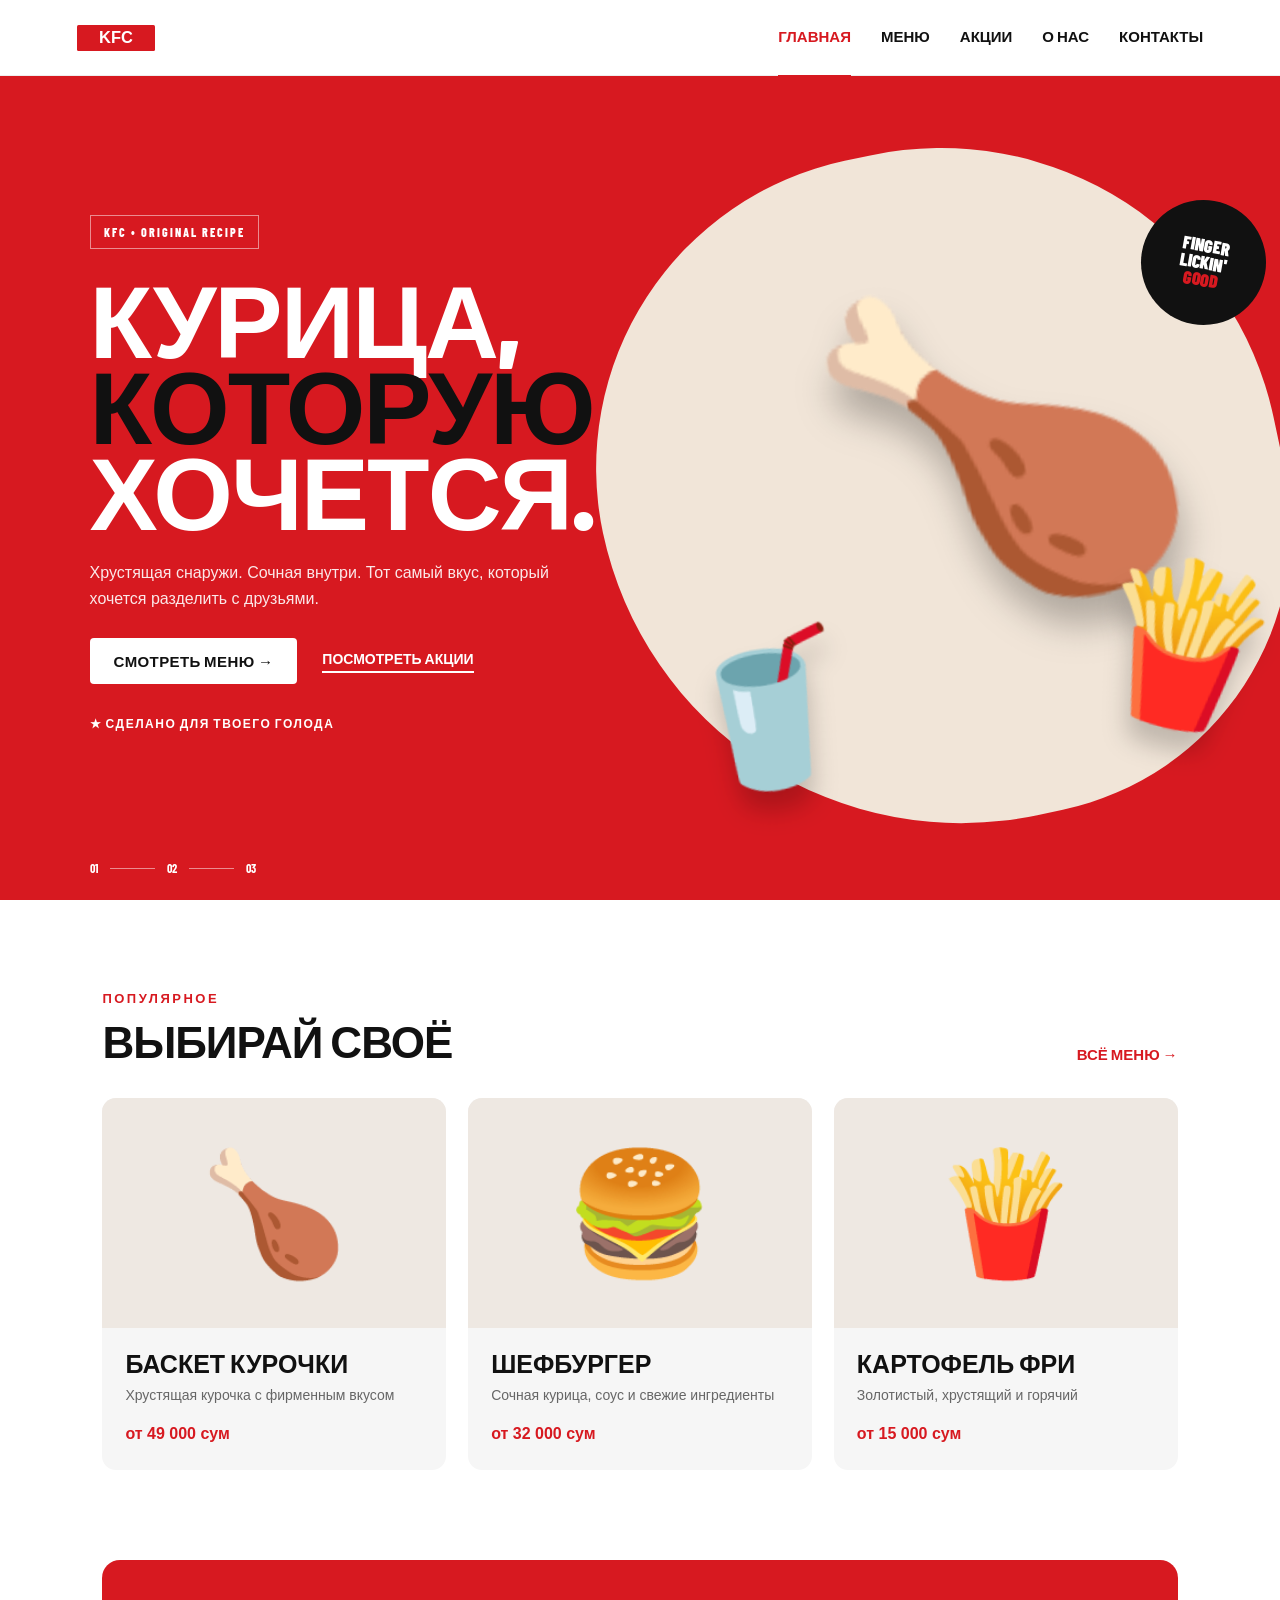
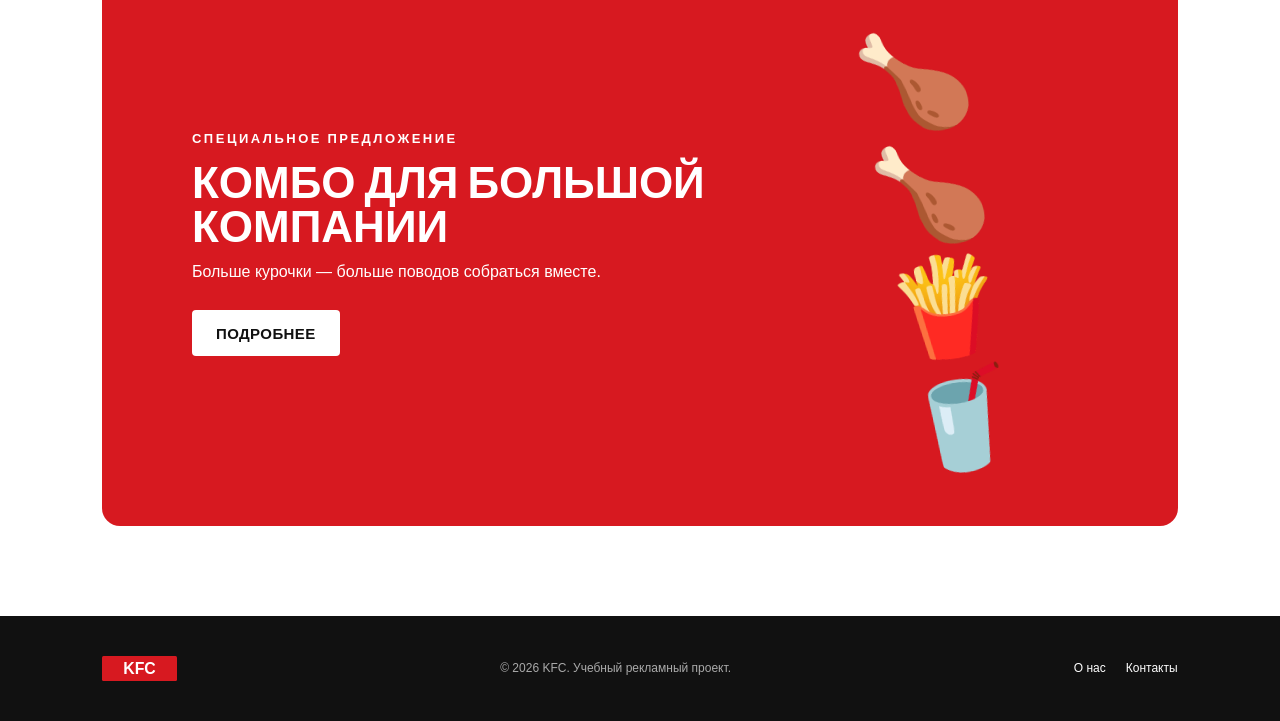
<file: index.html>
<!DOCTYPE html>
<html lang="ru">
<head>
<meta charset="UTF-8">
<meta name="viewport" content="width=device-width, initial-scale=1.0">
<title>KFC — Вкус, ради которого возвращаются</title>
<link rel="stylesheet" href="style.css">
</head>
<body>
<header class="header">
<a class="logo" href="index.html"><img src="kfc-logo.svg" alt="KFC"></a>
<nav>
<a class="active" href="index.html">Главная</a><a href="menu.html">Меню</a><a href="promotions.html">Акции</a><a href="about.html">О нас</a><a href="contacts.html">Контакты</a>
</nav><button class="burger">☰</button>
</header>

<main>
<section class="hero">
<div class="hero-copy">
<div class="hero-badge">KFC • ORIGINAL RECIPE</div>
<h1>КУРИЦА,<br><span>КОТОРУЮ</span><br>ХОЧЕТСЯ.</h1>
<p class="hero-lead">Хрустящая снаружи. Сочная внутри. Тот самый вкус, который хочется разделить с друзьями.</p>
<div class="hero-buttons"><a class="btn btn-white" href="menu.html">Смотреть меню <span>→</span></a><a class="hero-link" href="promotions.html">Посмотреть акции</a></div>
<div class="hero-note">★ Сделано для твоего голода</div>
</div>
<div class="hero-photo">
<div class="hero-cream"></div>
<div class="hero-food">
<div class="hero-chicken">🍗</div><div class="hero-fries">🍟</div><div class="hero-drink">🥤</div>
</div>
<div class="hero-sticker">FINGER<br>LICKIN'<br><span>GOOD</span></div>
</div>
<div class="hero-dots"><b>01</b><i></i><b>02</b><i></i><b>03</b></div>
</section>

<section class="section">
<div class="section-head"><div><p class="eyebrow">ПОПУЛЯРНОЕ</p><h2>Выбирай своё</h2></div><a class="text-link" href="menu.html">Всё меню →</a></div>
<div class="cards">
<article class="food-card"><div class="food-img chicken-img">🍗</div><div class="food-info"><h3>Баскет курочки</h3><p>Хрустящая курочка с фирменным вкусом</p><b>от 49 000 сум</b></div></article>
<article class="food-card"><div class="food-img burger-img">🍔</div><div class="food-info"><h3>Шефбургер</h3><p>Сочная курица, соус и свежие ингредиенты</p><b>от 32 000 сум</b></div></article>
<article class="food-card"><div class="food-img fries-img">🍟</div><div class="food-info"><h3>Картофель фри</h3><p>Золотистый, хрустящий и горячий</p><b>от 15 000 сум</b></div></article>
</div>
</section>

<section class="promo-banner"><div><p class="eyebrow">СПЕЦИАЛЬНОЕ ПРЕДЛОЖЕНИЕ</p><h2>Комбо для большой компании</h2><p>Больше курочки — больше поводов собраться вместе.</p><a class="btn btn-white" href="promotions.html">Подробнее</a></div><div class="promo-icon">🍗🍗<br>🍟🥤</div></section>
</main>

<footer><div class="footer-logo"><img src="kfc-logo.svg" alt="KFC"></div><p>© 2026 KFC. Учебный рекламный проект.</p><div><a href="about.html">О нас</a><a href="contacts.html">Контакты</a></div></footer>
<script src="script.js"></script>
</body>
</html>
</file>
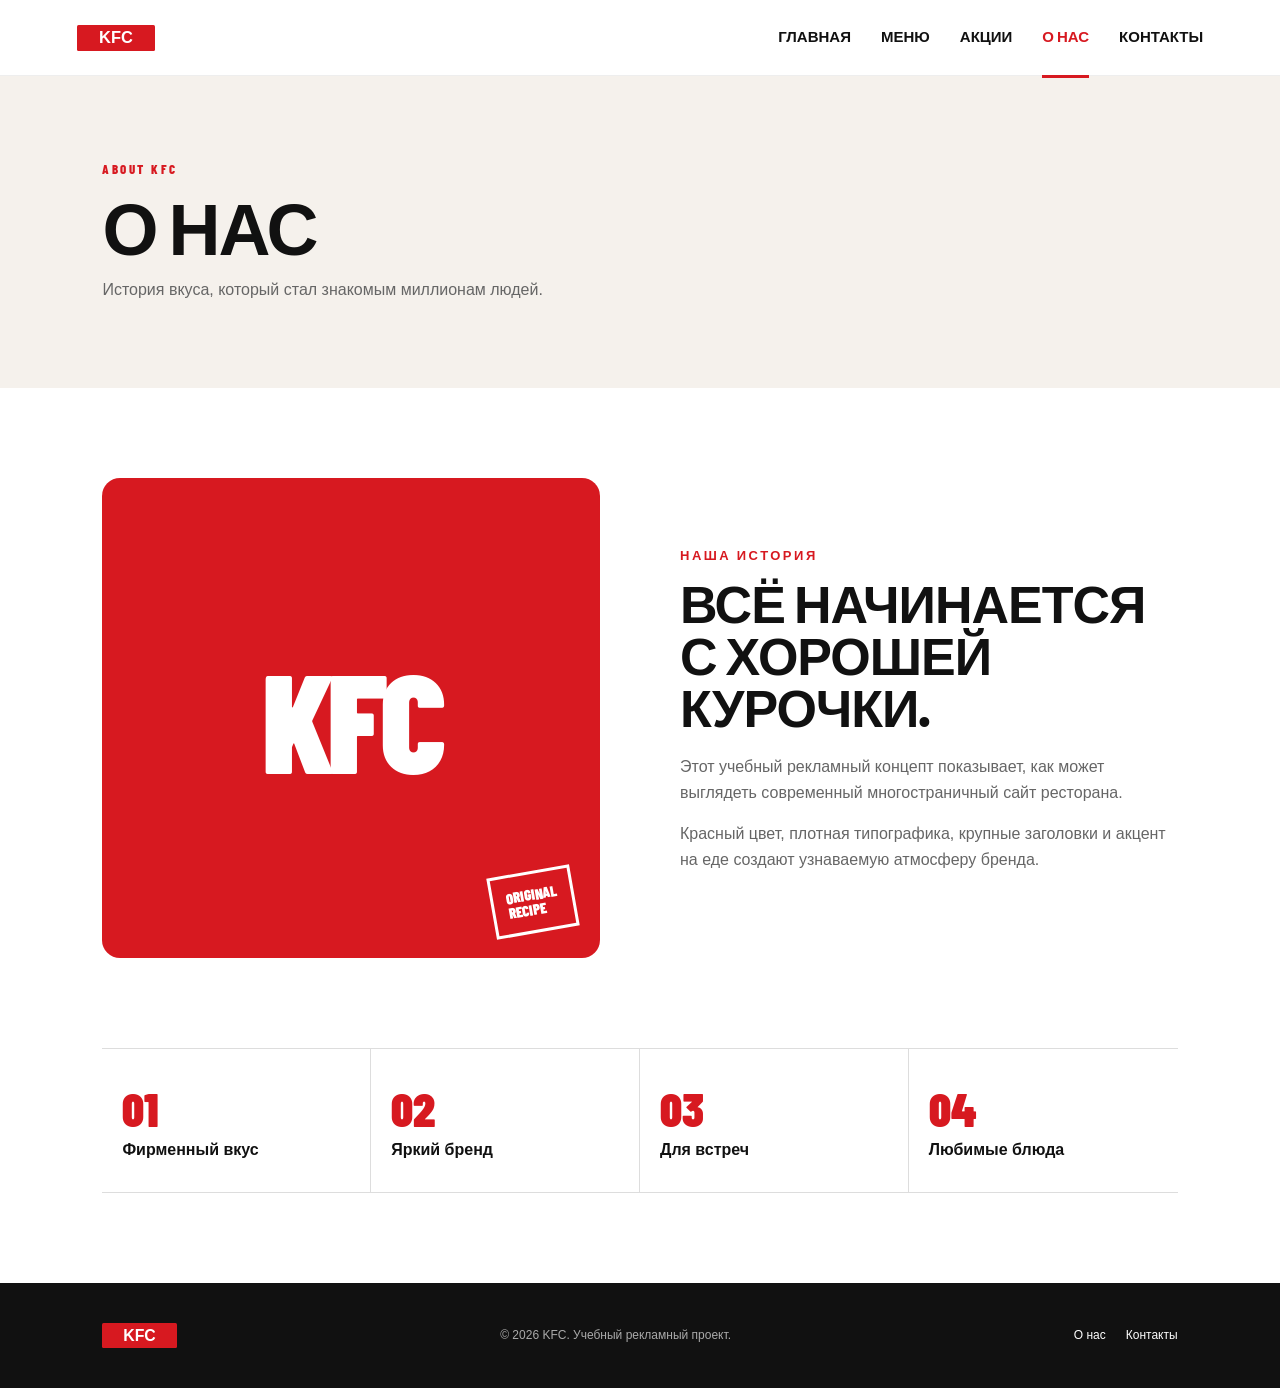
<file: about.html>
<!DOCTYPE html>
<html lang="ru"><head><meta charset="UTF-8"><meta name="viewport" content="width=device-width,initial-scale=1.0"><title>KFC — О нас</title><link rel="stylesheet" href="style.css"></head>
<body><header class="header"><a class="logo" href="index.html"><img src="kfc-logo.svg" alt="KFC"></a><nav><a href="index.html">Главная</a><a href="menu.html">Меню</a><a href="promotions.html">Акции</a><a class="active" href="about.html">О нас</a><a href="contacts.html">Контакты</a></nav><button class="burger">☰</button></header>
<main><section class="page-hero"><p class="eyebrow">ABOUT KFC</p><h1>О нас</h1><p>История вкуса, который стал знакомым миллионам людей.</p></section><section class="section about-layout"><div class="about-visual"><div class="big-kfc">KFC</div><div class="stamp">ORIGINAL<br>RECIPE</div></div><div><p class="eyebrow">НАША ИСТОРИЯ</p><h2>Всё начинается с хорошей курочки.</h2><p>Этот учебный рекламный концепт показывает, как может выглядеть современный многостраничный сайт ресторана.</p><p>Красный цвет, плотная типографика, крупные заголовки и акцент на еде создают узнаваемую атмосферу бренда.</p></div></section><section class="stats"><div><strong>01</strong><span>Фирменный вкус</span></div><div><strong>02</strong><span>Яркий бренд</span></div><div><strong>03</strong><span>Для встреч</span></div><div><strong>04</strong><span>Любимые блюда</span></div></section></main>
<footer><div class="footer-logo"><img src="kfc-logo.svg" alt="KFC"></div><p>© 2026 KFC. Учебный рекламный проект.</p><div><a href="about.html">О нас</a><a href="contacts.html">Контакты</a></div></footer><script src="script.js"></script></body></html>
</file>
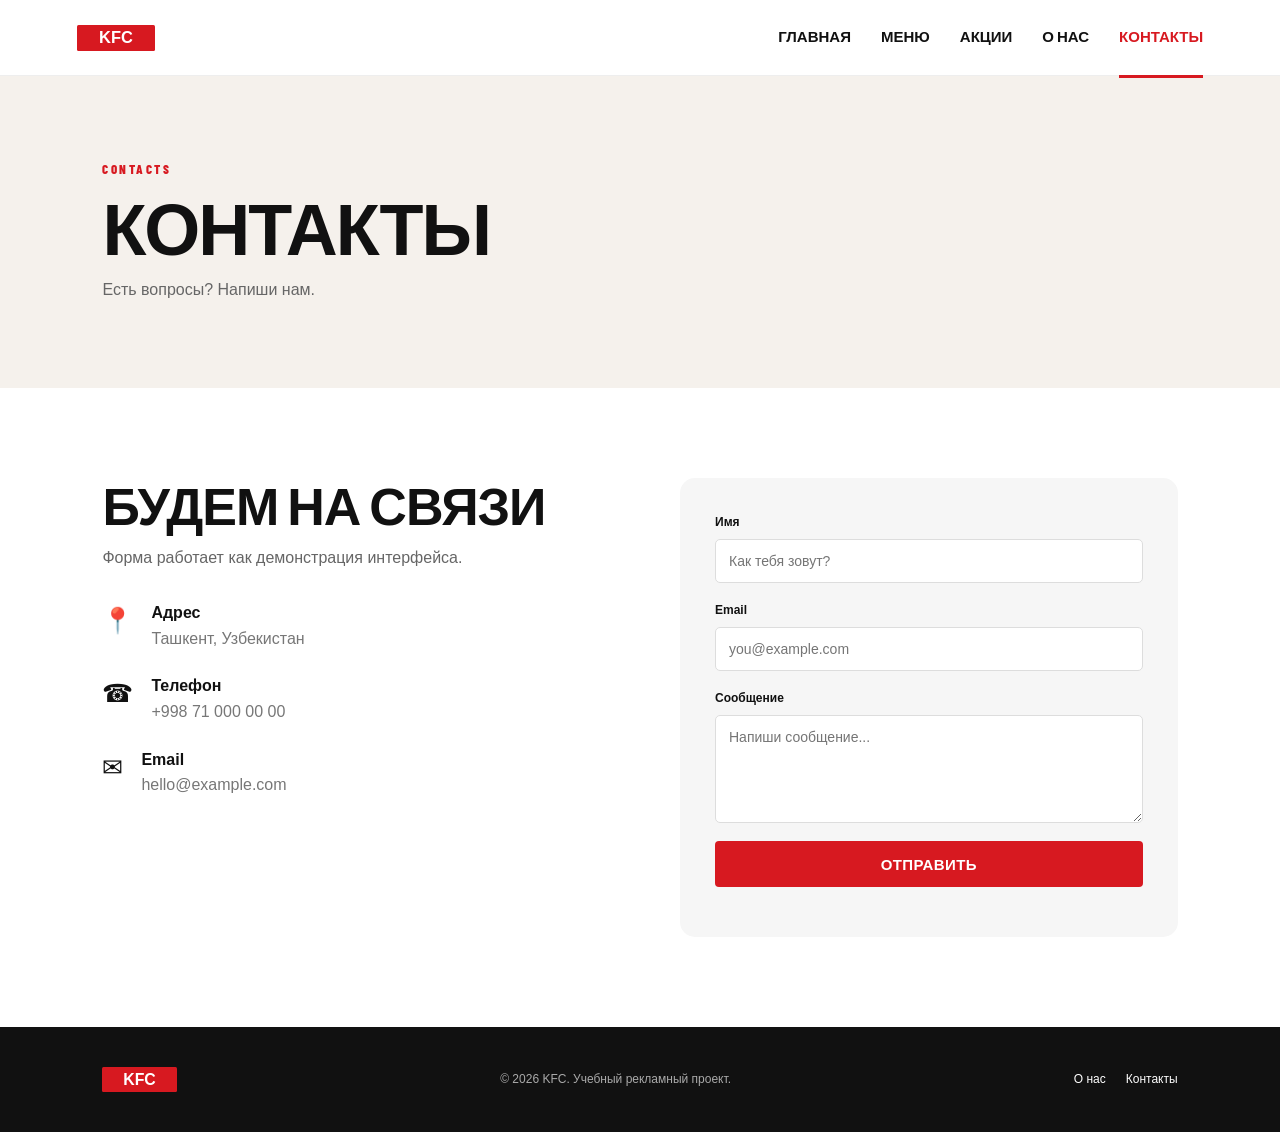
<file: contacts.html>
<!DOCTYPE html>
<html lang="ru"><head><meta charset="UTF-8"><meta name="viewport" content="width=device-width,initial-scale=1.0"><title>KFC — Контакты</title><link rel="stylesheet" href="style.css"></head>
<body><header class="header"><a class="logo" href="index.html"><img src="kfc-logo.svg" alt="KFC"></a><nav><a href="index.html">Главная</a><a href="menu.html">Меню</a><a href="promotions.html">Акции</a><a href="about.html">О нас</a><a class="active" href="contacts.html">Контакты</a></nav><button class="burger">☰</button></header>
<main><section class="page-hero"><p class="eyebrow">CONTACTS</p><h1>Контакты</h1><p>Есть вопросы? Напиши нам.</p></section><section class="section contact-layout"><div class="contact-info"><h2>Будем на связи</h2><p>Форма работает как демонстрация интерфейса.</p><div class="contact-item"><span>📍</span><div><b>Адрес</b><p>Ташкент, Узбекистан</p></div></div><div class="contact-item"><span>☎</span><div><b>Телефон</b><p>+998 71 000 00 00</p></div></div><div class="contact-item"><span>✉</span><div><b>Email</b><p>hello@example.com</p></div></div></div>
<form class="contact-form" id="contactForm"><label>Имя<input required placeholder="Как тебя зовут?"></label><label>Email<input type="email" required placeholder="you@example.com"></label><label>Сообщение<textarea required rows="5" placeholder="Напиши сообщение..."></textarea></label><button class="btn btn-red" type="submit">Отправить</button><div id="formMessage"></div></form></section></main>
<footer><div class="footer-logo"><img src="kfc-logo.svg" alt="KFC"></div><p>© 2026 KFC. Учебный рекламный проект.</p><div><a href="about.html">О нас</a><a href="contacts.html">Контакты</a></div></footer><script src="script.js"></script></body></html>
</file>
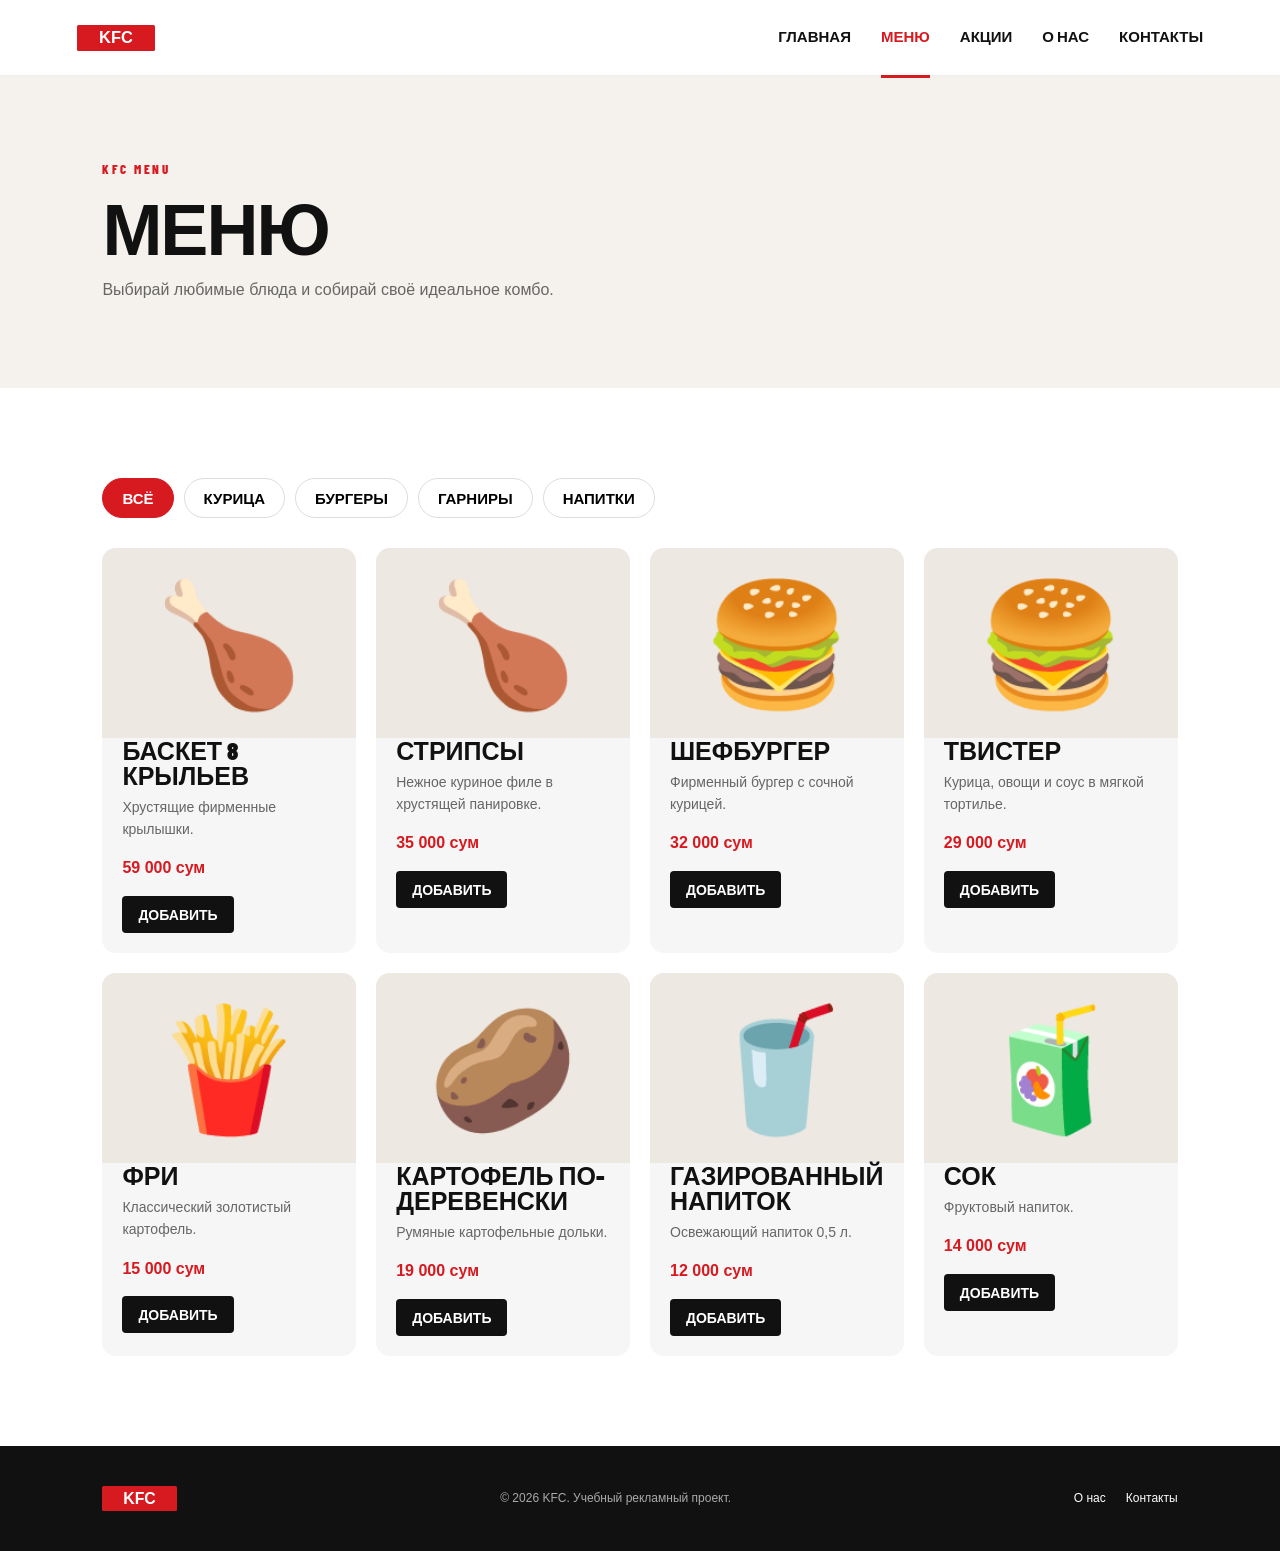
<file: menu.html>
<!DOCTYPE html>
<html lang="ru"><head><meta charset="UTF-8"><meta name="viewport" content="width=device-width,initial-scale=1.0"><title>KFC — Меню</title><link rel="stylesheet" href="style.css"></head>
<body><header class="header"><a class="logo" href="index.html"><img src="kfc-logo.svg" alt="KFC"></a><nav><a href="index.html">Главная</a><a class="active" href="menu.html">Меню</a><a href="promotions.html">Акции</a><a href="about.html">О нас</a><a href="contacts.html">Контакты</a></nav><button class="burger">☰</button></header>
<main><section class="page-hero"><p class="eyebrow">KFC MENU</p><h1>Меню</h1><p>Выбирай любимые блюда и собирай своё идеальное комбо.</p></section>
<section class="section"><div class="filter"><button class="filter-btn active" data-filter="all">Всё</button><button class="filter-btn" data-filter="chicken">Курица</button><button class="filter-btn" data-filter="burgers">Бургеры</button><button class="filter-btn" data-filter="sides">Гарниры</button><button class="filter-btn" data-filter="drinks">Напитки</button></div>
<div class="menu-grid">
<article class="menu-card" data-category="chicken"><div class="food-img">🍗</div><h3>Баскет 8 крыльев</h3><p>Хрустящие фирменные крылышки.</p><strong>59 000 сум</strong><button class="add-btn">Добавить</button></article>
<article class="menu-card" data-category="chicken"><div class="food-img">🍗</div><h3>Стрипсы</h3><p>Нежное куриное филе в хрустящей панировке.</p><strong>35 000 сум</strong><button class="add-btn">Добавить</button></article>
<article class="menu-card" data-category="burgers"><div class="food-img">🍔</div><h3>Шефбургер</h3><p>Фирменный бургер с сочной курицей.</p><strong>32 000 сум</strong><button class="add-btn">Добавить</button></article>
<article class="menu-card" data-category="burgers"><div class="food-img">🍔</div><h3>Твистер</h3><p>Курица, овощи и соус в мягкой тортилье.</p><strong>29 000 сум</strong><button class="add-btn">Добавить</button></article>
<article class="menu-card" data-category="sides"><div class="food-img">🍟</div><h3>Фри</h3><p>Классический золотистый картофель.</p><strong>15 000 сум</strong><button class="add-btn">Добавить</button></article>
<article class="menu-card" data-category="sides"><div class="food-img">🥔</div><h3>Картофель по-деревенски</h3><p>Румяные картофельные дольки.</p><strong>19 000 сум</strong><button class="add-btn">Добавить</button></article>
<article class="menu-card" data-category="drinks"><div class="food-img">🥤</div><h3>Газированный напиток</h3><p>Освежающий напиток 0,5 л.</p><strong>12 000 сум</strong><button class="add-btn">Добавить</button></article>
<article class="menu-card" data-category="drinks"><div class="food-img">🧃</div><h3>Сок</h3><p>Фруктовый напиток.</p><strong>14 000 сум</strong><button class="add-btn">Добавить</button></article>
</div></section></main>
<footer><div class="footer-logo"><img src="kfc-logo.svg" alt="KFC"></div><p>© 2026 KFC. Учебный рекламный проект.</p><div><a href="about.html">О нас</a><a href="contacts.html">Контакты</a></div></footer><script src="script.js"></script></body></html>
</file>
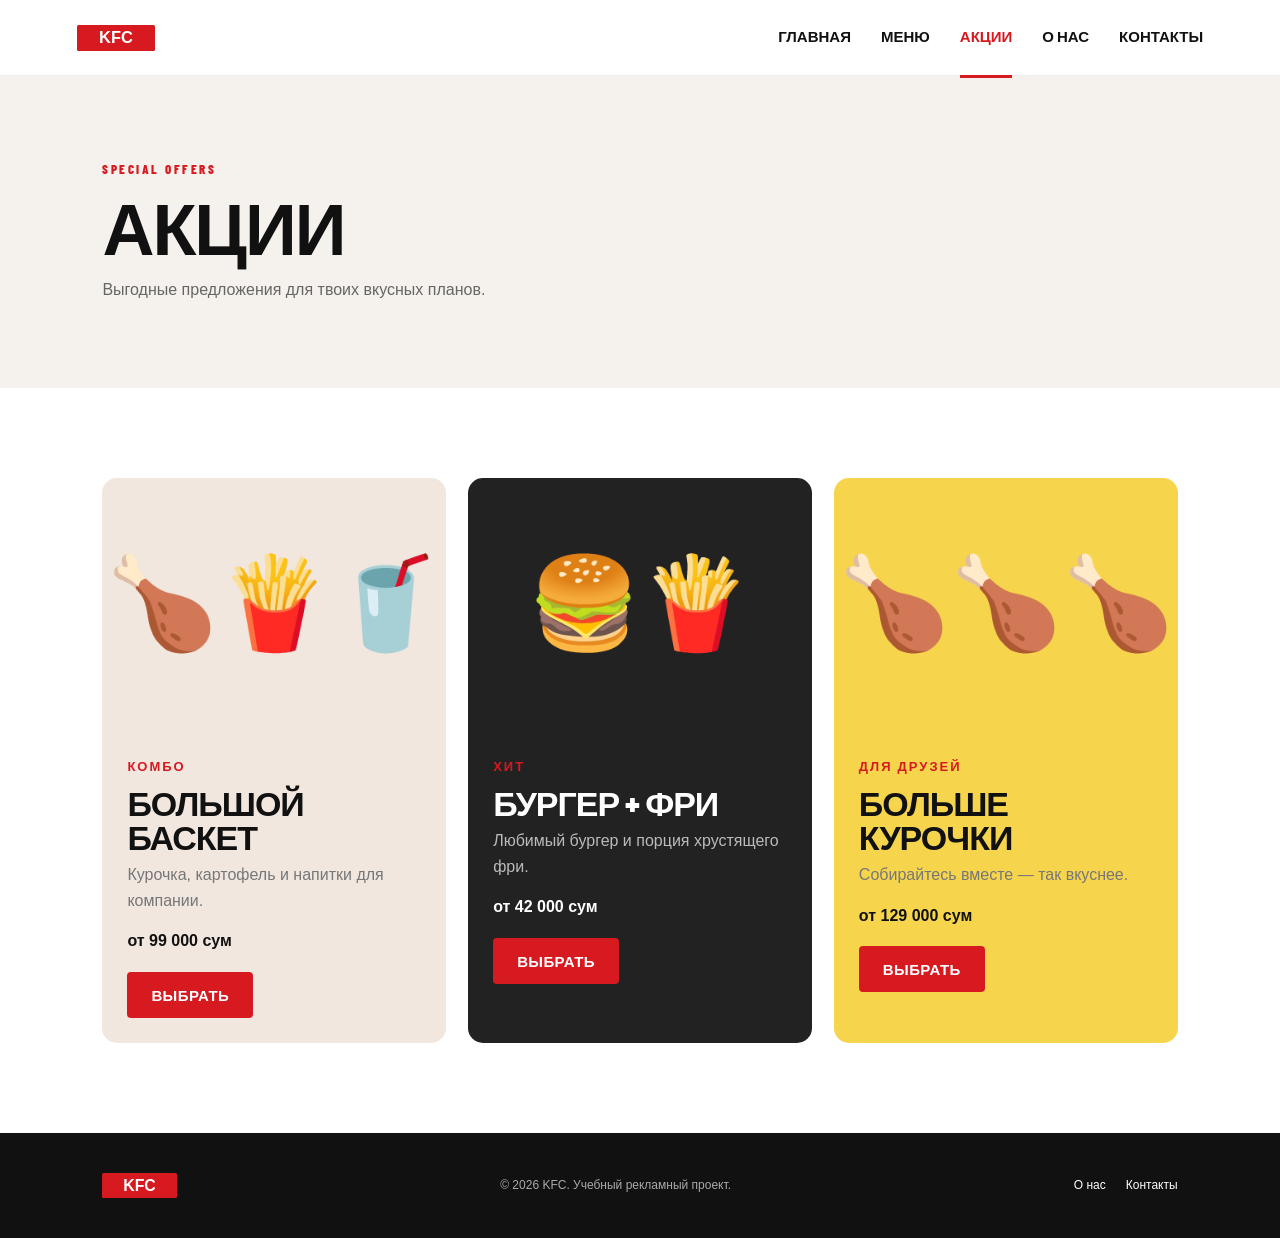
<file: promotions.html>
<!DOCTYPE html>
<html lang="ru"><head><meta charset="UTF-8"><meta name="viewport" content="width=device-width,initial-scale=1.0"><title>KFC — Акции</title><link rel="stylesheet" href="style.css"></head>
<body><header class="header"><a class="logo" href="index.html"><img src="kfc-logo.svg" alt="KFC"></a><nav><a href="index.html">Главная</a><a href="menu.html">Меню</a><a class="active" href="promotions.html">Акции</a><a href="about.html">О нас</a><a href="contacts.html">Контакты</a></nav><button class="burger">☰</button></header>
<main><section class="page-hero"><p class="eyebrow">SPECIAL OFFERS</p><h1>Акции</h1><p>Выгодные предложения для твоих вкусных планов.</p></section><section class="section"><div class="promo-grid">
<article class="offer"><div class="offer-art">🍗🍟🥤</div><div class="offer-body"><span>КОМБО</span><h2>Большой баскет</h2><p>Курочка, картофель и напитки для компании.</p><b>от 99 000 сум</b><button class="btn btn-red">Выбрать</button></div></article>
<article class="offer dark"><div class="offer-art">🍔🍟</div><div class="offer-body"><span>ХИТ</span><h2>Бургер + фри</h2><p>Любимый бургер и порция хрустящего фри.</p><b>от 42 000 сум</b><button class="btn btn-red">Выбрать</button></div></article>
<article class="offer yellow"><div class="offer-art">🍗🍗🍗</div><div class="offer-body"><span>ДЛЯ ДРУЗЕЙ</span><h2>Больше курочки</h2><p>Собирайтесь вместе — так вкуснее.</p><b>от 129 000 сум</b><button class="btn btn-red">Выбрать</button></div></article>
</div></section></main>
<footer><div class="footer-logo"><img src="kfc-logo.svg" alt="KFC"></div><p>© 2026 KFC. Учебный рекламный проект.</p><div><a href="about.html">О нас</a><a href="contacts.html">Контакты</a></div></footer><script src="script.js"></script></body></html>
</file>
<file: style.css>
@import url('https://fonts.googleapis.com/css2?family=Barlow+Condensed:wght@500;600;700;800;900&display=swap');
*{box-sizing:border-box;margin:0;padding:0}html{scroll-behavior:smooth}body{font-family:Arial,Helvetica,sans-serif;color:#111;background:#fff;line-height:1.6}a{text-decoration:none;color:inherit}
.header{height:76px;display:flex;align-items:center;justify-content:space-between;padding:0 6%;border-bottom:1px solid #eee;background:#fff;position:sticky;top:0;z-index:20}.logo img{width:78px;display:block}.logo{display:block}
nav{display:flex;gap:30px;font-family:'Barlow Condensed',Impact,sans-serif;font-weight:800;font-size:15px;text-transform:uppercase}nav a{padding:27px 0;border-bottom:3px solid transparent}nav a:hover,nav .active{color:#d71920;border-color:#d71920}.burger{display:none;border:0;background:none;font-size:27px}
.hero{min-height:calc(100vh - 76px);position:relative;overflow:hidden;padding:0 7%;display:flex;align-items:center;background:#d71920;color:#fff}.hero-copy{width:51%;position:relative;z-index:4;padding:55px 0 85px}.hero-badge{display:inline-block;font:800 12px 'Barlow Condensed',Impact,sans-serif;letter-spacing:2px;border:1px solid #ffffff80;padding:9px 13px;margin-bottom:25px}.hero h1{font:900 clamp(62px,8vw,112px)/.84 'Barlow Condensed',Impact,'Arial Narrow',sans-serif;letter-spacing:-2px}.hero h1 span{color:#111}.hero-lead{max-width:520px;margin:28px 0 26px;font-size:16px;line-height:1.65;color:#ffffffe6}.hero-buttons{display:flex;align-items:center;gap:25px}.btn{display:inline-block;border:0;padding:14px 24px;border-radius:4px;font:800 15px 'Barlow Condensed',Impact,sans-serif;text-transform:uppercase;letter-spacing:.4px;cursor:pointer;transition:.2s}.btn:hover{transform:translateY(-2px)}.btn-red{background:#d71920;color:#fff}.btn-white{background:#fff;color:#111}.hero-link{font:800 14px 'Barlow Condensed',Impact,sans-serif;text-transform:uppercase;border-bottom:2px solid #fff;padding-bottom:4px}.hero-note{margin-top:32px;font:800 12px 'Barlow Condensed',Impact,sans-serif;text-transform:uppercase;letter-spacing:1.5px}.hero-photo{position:absolute;right:-3%;top:0;width:59%;height:100%;overflow:hidden}.hero-cream{position:absolute;width:680px;height:680px;right:5%;top:50%;transform:translateY(-50%) rotate(-12deg);background:#f1e5d8;border-radius:48% 52% 44% 56%}.hero-food{position:absolute;z-index:2;width:100%;height:100%}.hero-chicken{position:absolute;right:17%;top:15%;font-size:min(30vw,300px);transform:rotate(-10deg);filter:drop-shadow(0 28px 18px #0004)}.hero-fries{position:absolute;right:5%;bottom:16%;font-size:min(15vw,155px);transform:rotate(12deg);filter:drop-shadow(0 20px 12px #0003)}.hero-drink{position:absolute;left:15%;bottom:9%;font-size:min(14vw,145px);transform:rotate(-8deg);filter:drop-shadow(0 20px 12px #0003)}.hero-sticker{position:absolute;z-index:5;right:7%;top:15%;width:125px;height:125px;border-radius:50%;background:#111;color:#fff;display:grid;place-content:center;text-align:center;font:900 18px/.95 'Barlow Condensed',Impact,sans-serif;transform:rotate(10deg)}.hero-sticker span{color:#d71920}.hero-dots{position:absolute;z-index:6;bottom:25px;left:7%;display:flex;align-items:center;gap:12px;font:800 12px 'Barlow Condensed',sans-serif}.hero-dots i{width:45px;height:1px;background:#ffffff80}
.section{padding:90px 8%;max-width:1400px;margin:auto}.section-head{display:flex;justify-content:space-between;align-items:end;margin-bottom:35px}.eyebrow{font:800 13px 'Barlow Condensed',Impact,sans-serif;letter-spacing:2.5px;color:#d71920;margin-bottom:13px}.section h2{font:900 44px/1 'Barlow Condensed',Impact,sans-serif;text-transform:uppercase;letter-spacing:-1px}.text-link{font:800 15px 'Barlow Condensed',Impact,sans-serif;text-transform:uppercase;color:#d71920}.cards{display:grid;grid-template-columns:repeat(3,1fr);gap:22px}.food-card,.menu-card{background:#f6f6f6;border-radius:14px;overflow:hidden;transition:.25s}.food-card:hover,.menu-card:hover{transform:translateY(-5px);box-shadow:0 15px 35px #0001}.food-img{height:230px;display:grid;place-items:center;font-size:120px;background:#eee8e2}.food-info{padding:23px}.food-info h3,.menu-card h3{font:900 25px/1 'Barlow Condensed',Impact,sans-serif;text-transform:uppercase}.food-info p,.menu-card p{color:#666;font-size:14px;margin:8px 0 15px}.food-info b,.menu-card strong{color:#d71920}.promo-banner{margin:0 8% 90px;padding:55px 7%;background:#d71920;color:#fff;border-radius:18px;display:flex;align-items:center;justify-content:space-between}.promo-banner .eyebrow{color:#fff}.promo-banner h2{font:900 44px/1 'Barlow Condensed',Impact,sans-serif;text-transform:uppercase}.promo-banner p:not(.eyebrow){margin:12px 0 25px}.promo-icon{font-size:95px;line-height:1.2;transform:rotate(-8deg)}footer{background:#111;color:#aaa;padding:40px 8%;display:flex;justify-content:space-between;align-items:center;gap:20px;font-size:12px}.footer-logo img{width:75px;display:block}footer a{margin-left:20px;color:#fff}
.page-hero{padding:85px 8%;background:#f5f1ec}.page-hero h1{font:900 72px/1 'Barlow Condensed',Impact,sans-serif;text-transform:uppercase;letter-spacing:-2px}.page-hero>p:last-child{color:#666;margin-top:15px}.filter{display:flex;gap:10px;flex-wrap:wrap;margin-bottom:30px}.filter-btn{padding:10px 19px;border:1px solid #ddd;background:#fff;border-radius:30px;font:800 15px 'Barlow Condensed',Impact,sans-serif;text-transform:uppercase;cursor:pointer}.filter-btn.active,.filter-btn:hover{background:#d71920;color:#fff;border-color:#d71920}.menu-grid{display:grid;grid-template-columns:repeat(4,1fr);gap:20px}.menu-card{padding-bottom:20px}.menu-card .food-img{height:190px}.menu-card h3,.menu-card p,.menu-card strong{margin-left:20px;margin-right:20px}.add-btn{margin:15px 20px 0;padding:10px 16px;background:#111;color:#fff;border:0;border-radius:4px;font:800 14px 'Barlow Condensed',Impact,sans-serif;text-transform:uppercase;cursor:pointer}.promo-grid{display:grid;grid-template-columns:repeat(3,1fr);gap:22px}.offer{background:#f1e7df;border-radius:15px;overflow:hidden}.offer.dark{background:#222;color:#fff}.offer.yellow{background:#f6d54d}.offer-art{height:250px;display:grid;place-items:center;font-size:90px}.offer-body{padding:25px}.offer-body span{font:800 13px 'Barlow Condensed',Impact,sans-serif;letter-spacing:2px;color:#d71920}.offer-body h2{font:900 34px/1 'Barlow Condensed',Impact,sans-serif;text-transform:uppercase;margin:8px 0}.offer-body p{color:#777;margin-bottom:15px}.dark .offer-body p{color:#bbb}.offer-body b{display:block;margin-bottom:18px}.about-layout{display:grid;grid-template-columns:1fr 1fr;gap:80px;align-items:center}.about-layout h2{font:900 52px/1 'Barlow Condensed',Impact,sans-serif;text-transform:uppercase;margin-bottom:22px}.about-layout p:not(.eyebrow){color:#666;margin-bottom:16px}.about-visual{height:480px;background:#d71920;border-radius:18px;display:grid;place-items:center;position:relative;overflow:hidden}.big-kfc{font:900 140px 'Barlow Condensed',Impact,sans-serif;color:#fff;letter-spacing:-7px}.stamp{position:absolute;right:25px;bottom:25px;border:3px solid #fff;color:#fff;padding:13px;font:900 15px/1 'Barlow Condensed',Impact,sans-serif;transform:rotate(-10deg)}.stats{display:grid;grid-template-columns:repeat(4,1fr);margin:0 8% 90px;border-top:1px solid #ddd;border-bottom:1px solid #ddd}.stats div{padding:30px 20px;border-right:1px solid #ddd}.stats div:last-child{border:0}.stats strong{display:block;color:#d71920;font:900 48px 'Barlow Condensed',Impact,sans-serif}.stats span{font-weight:700}.contact-layout{display:grid;grid-template-columns:1fr 1fr;gap:80px}.contact-info h2{font:900 52px/1 'Barlow Condensed',Impact,sans-serif;text-transform:uppercase;margin-bottom:15px}.contact-info>p{color:#666;margin-bottom:30px}.contact-item{display:flex;gap:18px;margin:22px 0}.contact-item>span{font-size:25px}.contact-item p{color:#777}.contact-form{background:#f6f6f6;padding:35px;border-radius:15px}.contact-form label{display:block;font-size:12px;font-weight:800;margin-bottom:18px}.contact-form input,.contact-form textarea{display:block;width:100%;margin-top:7px;border:1px solid #ddd;border-radius:5px;padding:13px;font:14px Arial,sans-serif;resize:vertical}.contact-form .btn{width:100%}#formMessage{margin-top:15px;font-weight:700;color:#16803b;text-align:center}.hidden{display:none!important}
@media(max-width:900px){nav{display:none}.burger{display:block}.header.mobile-open nav{display:flex;position:absolute;top:76px;left:0;right:0;background:#fff;flex-direction:column;gap:0;padding:10px 6%;box-shadow:0 8px 20px #0001}.header.mobile-open nav a{padding:12px 0}.hero{padding:45px 7%;display:block;min-height:760px}.hero-copy{width:100%;padding:20px 0}.hero-photo{width:100%;height:410px;top:auto;bottom:0;right:0}.hero-cream{width:450px;height:450px;right:-4%;top:40%}.hero-chicken{font-size:210px;right:20%;top:4%}.hero-fries{font-size:100px;right:3%;bottom:12%}.hero-drink{font-size:95px;left:13%;bottom:7%}.hero-sticker{width:100px;height:100px;font-size:15px;right:8%;top:7%}.cards,.promo-grid{grid-template-columns:1fr}.menu-grid{grid-template-columns:repeat(2,1fr)}.about-layout,.contact-layout{grid-template-columns:1fr;gap:35px}.stats{grid-template-columns:repeat(2,1fr)}}
@media(max-width:560px){.header{height:68px}.logo img{width:68px}.hero{min-height:720px;padding:35px 6%}.hero h1{font-size:58px}.hero-lead{font-size:14px}.hero-buttons{gap:15px;flex-wrap:wrap}.hero-photo{height:350px}.hero-cream{width:350px;height:350px}.hero-chicken{font-size:170px;right:17%}.hero-fries{font-size:78px}.hero-drink{font-size:75px}.hero-sticker{width:82px;height:82px;font-size:12px}.hero-dots{left:6%;bottom:12px}.section{padding:60px 6%}.section h2{font-size:37px}.promo-banner{margin:0 6% 60px;padding:35px 25px;display:block}.promo-banner h2{font-size:36px}.promo-icon{font-size:65px;margin-top:20px}.menu-grid{grid-template-columns:1fr}.about-layout h2,.contact-info h2{font-size:40px}.about-visual{height:330px}.big-kfc{font-size:100px}.stats{margin:0 6% 60px}.page-hero{padding:60px 6%}.page-hero h1{font-size:58px}footer{padding:35px 6%;flex-direction:column;text-align:center}}
</file>
